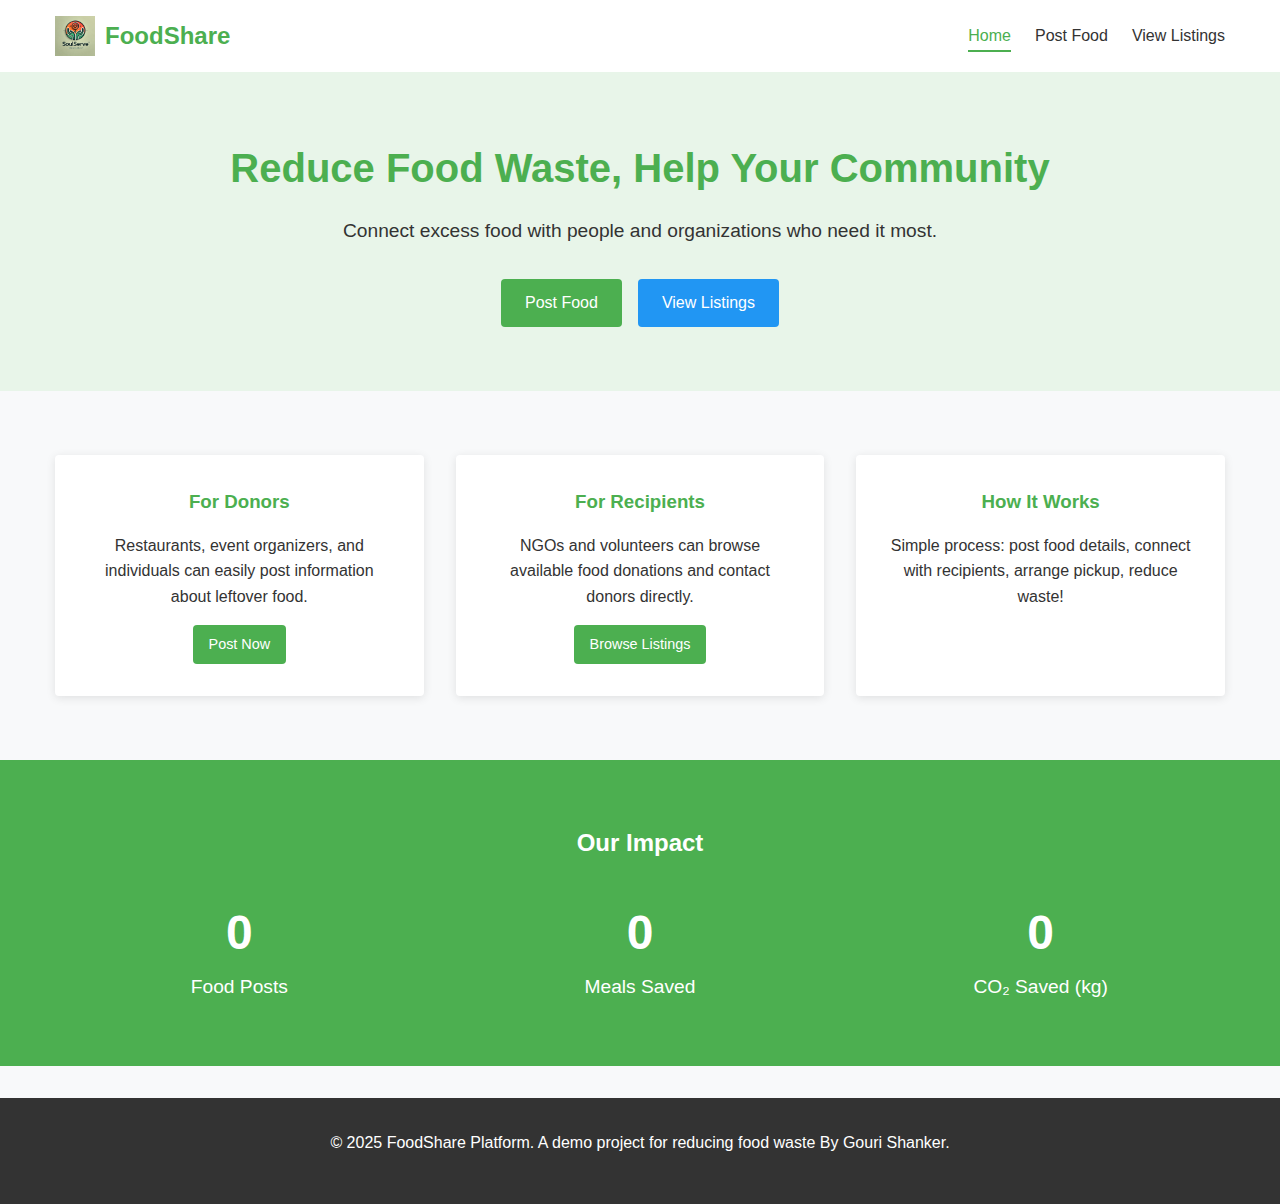
<file: index.html>
<!DOCTYPE html>
<html lang="en">
<head>
    <meta charset="UTF-8">
    <meta name="viewport" content="width=device-width, initial-scale=1.0">
    <title>FoodShare - Reduce Food Waste</title>
    <link rel="stylesheet" href="css/styles.css">
</head>
<body>
    <header>
        <div class="container">
            <div class="logo">
                <img src="assets/logo.png" alt="FoodShare Logo">
                <h1>FoodShare</h1>
            </div>
            <nav>
                <ul>
                    <li><a href="index.html" class="active">Home</a></li>
                    <li><a href="post.html">Post Food</a></li>
                    <li><a href="listings.html">View Listings</a></li>
                </ul>
            </nav>
        </div>
    </header>

    <main>
        <section class="hero">
            <div class="container">
                <h2>Reduce Food Waste, Help Your Community</h2>
                <p>Connect excess food with people and organizations who need it most.</p>
                <div class="cta-buttons">
                    <a href="post.html" class="btn btn-primary">Post Food</a>
                    <a href="listings.html" class="btn btn-secondary">View Listings</a>
                </div>
            </div>
        </section>

        <section class="features">
            <div class="container">
                <div class="feature-box">
                    <h3>For Donors</h3>
                    <p>Restaurants, event organizers, and individuals can easily post information about leftover food.</p>
                    <a href="post.html" class="btn btn-small">Post Now</a>
                </div>
                <div class="feature-box">
                    <h3>For Recipients</h3>
                    <p>NGOs and volunteers can browse available food donations and contact donors directly.</p>
                    <a href="listings.html" class="btn btn-small">Browse Listings</a>
                </div>
                <div class="feature-box">
                    <h3>How It Works</h3>
                    <p>Simple process: post food details, connect with recipients, arrange pickup, reduce waste!</p>
                </div>
            </div>
        </section>

        <section class="impact">
            <div class="container">
                <h2>Our Impact</h2>
                <div class="stats">
                    <div class="stat">
                        <span class="number">0</span>
                        <span class="label">Food Posts</span>
                    </div>
                    <div class="stat">
                        <span class="number">0</span>
                        <span class="label">Meals Saved</span>
                    </div>
                    <div class="stat">
                        <span class="number">0</span>
                        <span class="label">CO₂ Saved (kg)</span>
                    </div>
                </div>
            </div>
        </section>
    </main>

    <footer>
        <div class="container">
            <p>&copy; 2025 FoodShare Platform. A demo project for reducing food waste By Gouri Shanker.</p>
        </div>
    </footer>

    <script src="js/main.js"></script>
</body>
</html>
</file>
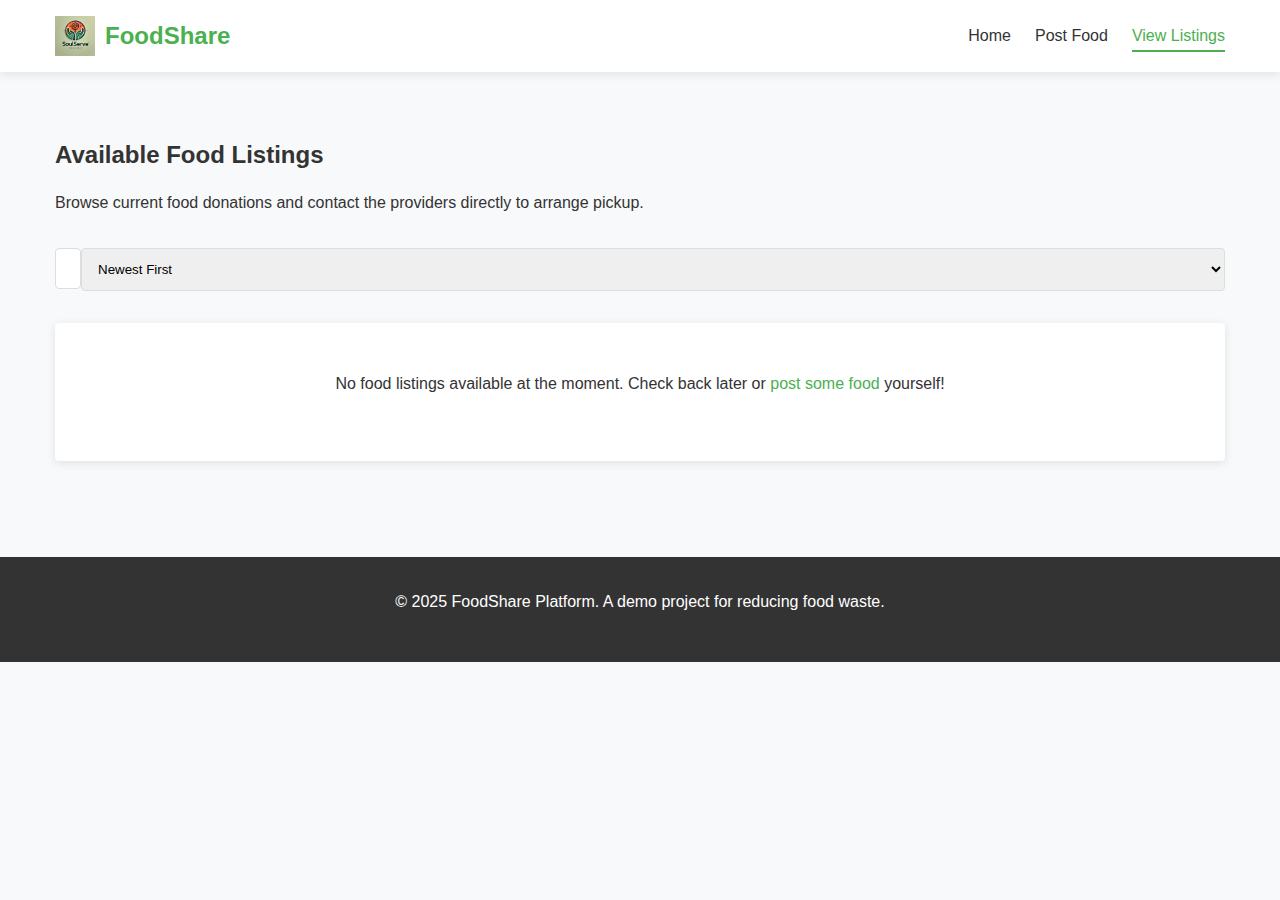
<file: listings.html>
<!DOCTYPE html>
<html lang="en">
<head>
    <meta charset="UTF-8">
    <meta name="viewport" content="width=device-width, initial-scale=1.0">
    <title>Available Food Listings - FoodShare</title>
    <link rel="stylesheet" href="css/styles.css">
</head>
<body>
    <header>
        <div class="container">
            <div class="logo">
                <img src="assets/logo.png" alt="FoodShare Logo">
                <h1>FoodShare</h1>
            </div>
            <nav>
                <ul>
                    <li><a href="index.html">Home</a></li>
                    <li><a href="post.html">Post Food</a></li>
                    <li><a href="listings.html" class="active">View Listings</a></li>
                </ul>
            </nav>
        </div>
    </header>

    <main>
        <section class="listings-section">
            <div class="container">
                <h2>Available Food Listings</h2>
                <p>Browse current food donations and contact the providers directly to arrange pickup.</p>
                
                <div class="filter-controls">
                    <div class="search-box">
                        <input type="text" id="searchInput" placeholder="Search listings...">
                    </div>
                    <select id="sortSelect">
                        <option value="newest">Newest First</option>
                        <option value="expiry">Expiring Soon</option>
                        <option value="quantity">Largest Quantity</option>
                    </select>
                </div>
                
                <div id="listingsContainer" class="listings-container">
                    <!-- Listings will be dynamically inserted here by JavaScript -->
                    <div class="no-listings-message">
                        <p>No food listings available at the moment. Check back later or <a href="post.html">post some food</a> yourself!</p>
                    </div>
                </div>
            </div>
        </section>
    </main>

    <footer>
        <div class="container">
            <p>&copy; 2025 FoodShare Platform. A demo project for reducing food waste.</p>
        </div>
    </footer>

    <script src="js/main.js"></script>
    <script src="js/listings.js"></script>
</body>
</html>
</file>
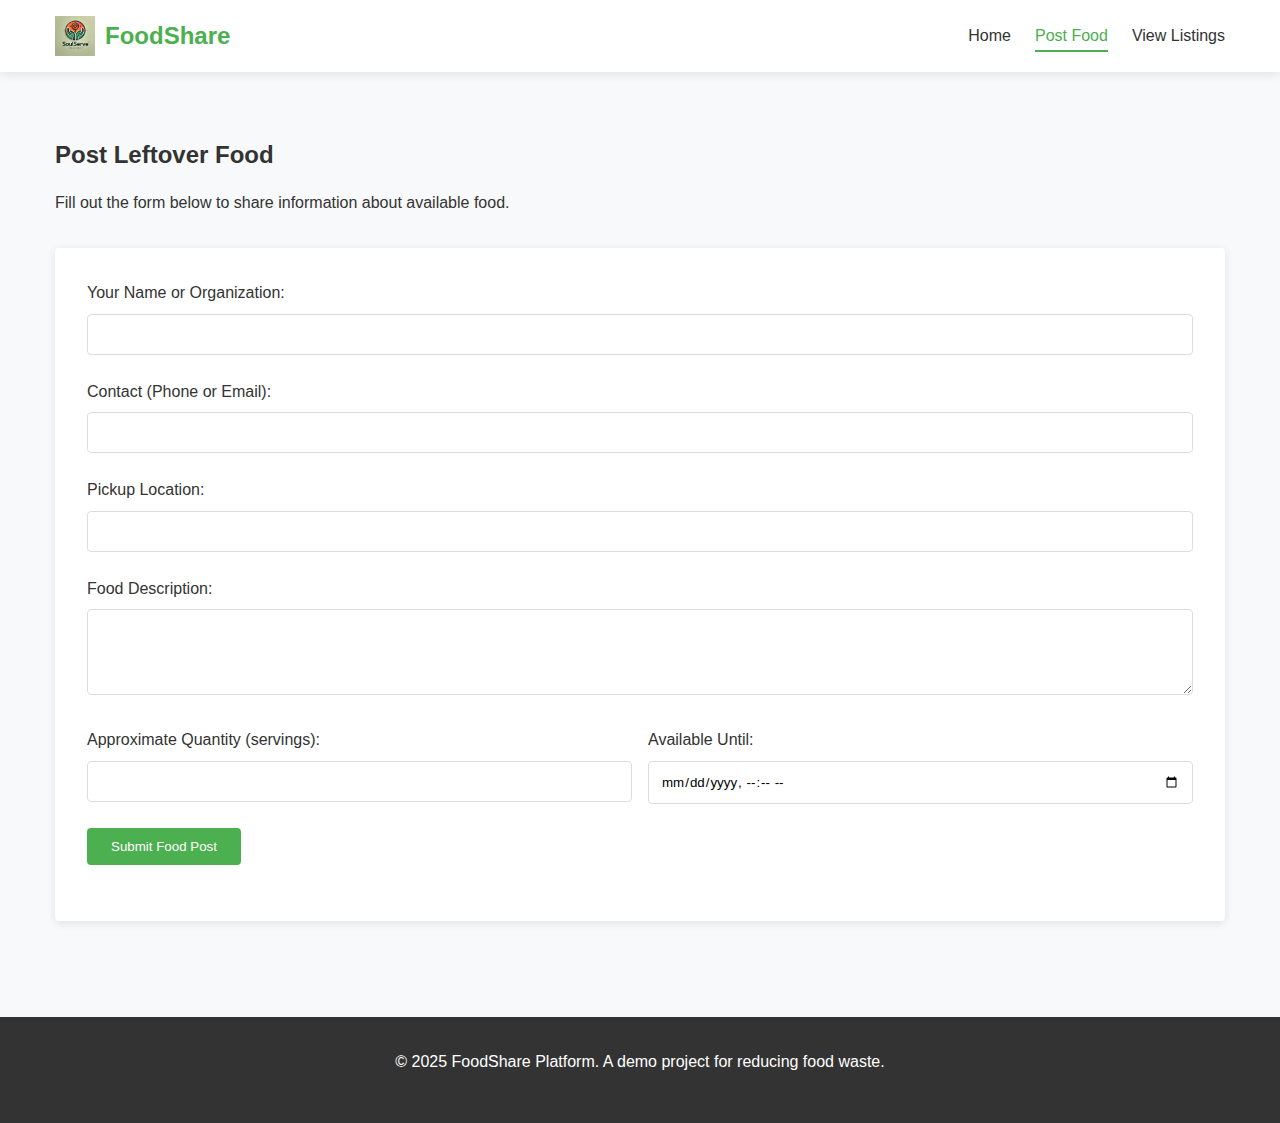
<file: post.html>
<!DOCTYPE html>
<html lang="en">
<head>
    <meta charset="UTF-8">
    <meta name="viewport" content="width=device-width, initial-scale=1.0">
    <title>Post Food - FoodShare</title>
    <link rel="stylesheet" href="css/styles.css">
</head>
<body>
    <header>
        <div class="container">
            <div class="logo">
                <img src="assets/logo.png" alt="FoodShare Logo">
                <h1>FoodShare</h1>
            </div>
            <nav>
                <ul>
                    <li><a href="index.html">Home</a></li>
                    <li><a href="post.html" class="active">Post Food</a></li>
                    <li><a href="listings.html">View Listings</a></li>
                </ul>
            </nav>
        </div>
    </header>

    <main>
        <section class="post-section">
            <div class="container">
                <h2>Post Leftover Food</h2>
                <p>Fill out the form below to share information about available food.</p>
                
                <form id="foodPostForm">
                    <div class="form-group">
                        <label for="name">Your Name or Organization:</label>
                        <input type="text" id="name" name="name" required>
                    </div>
                    
                    <div class="form-group">
                        <label for="contact">Contact (Phone or Email):</label>
                        <input type="text" id="contact" name="contact" required>
                    </div>
                    
                    <div class="form-group">
                        <label for="location">Pickup Location:</label>
                        <input type="text" id="location" name="location" required>
                    </div>
                    
                    <div class="form-group">
                        <label for="foodDescription">Food Description:</label>
                        <textarea id="foodDescription" name="foodDescription" rows="4" required></textarea>
                    </div>
                    
                    <div class="form-row">
                        <div class="form-group half">
                            <label for="quantity">Approximate Quantity (servings):</label>
                            <input type="number" id="quantity" name="quantity" min="1" required>
                        </div>
                        
                        <div class="form-group half">
                            <label for="expiryTime">Available Until:</label>
                            <input type="datetime-local" id="expiryTime" name="expiryTime" required>
                        </div>
                    </div>
                    
                    <div class="form-group">
                        <button type="submit" class="btn btn-primary">Submit Food Post</button>
                    </div>
                </form>
                
                <div id="confirmationMessage" class="confirmation hidden">
                    <h3>Thank you for your submission!</h3>
                    <p>Your food post has been added to our listings. You can <a href="listings.html">view all listings here</a>.</p>
                </div>
            </div>
        </section>
    </main>

    <footer>
        <div class="container">
            <p>&copy; 2025 FoodShare Platform. A demo project for reducing food waste.</p>
        </div>
    </footer>

    <script src="js/main.js"></script>
    <script src="js/post.js"></script>
</body>
</html>
</file>
<file: css/styles.css>
/* Global Styles */
:root {
    --primary-color: #4caf50;
    --secondary-color: #2196f3;
    --dark-color: #333;
    --light-color: #f4f4f4;
    --danger-color: #dc3545;
    --success-color: #28a745;
    --box-shadow: 0 2px 10px rgba(0, 0, 0, 0.1);
    --border-radius: 4px;
    --transition: all 0.3s ease;
}

* {
    box-sizing: border-box;
    margin: 0;
    padding: 0;
}

body {
    font-family: 'Segoe UI', Tahoma, Geneva, Verdana, sans-serif;
    line-height: 1.6;
    color: #333;
    background-color: #f8f9fa;
}

.container {
    width: 100%;
    max-width: 1200px;
    margin: 0 auto;
    padding: 0 15px;
}

/* Typography */
h1, h2, h3, h4 {
    margin-bottom: 1rem;
}

p {
    margin-bottom: 1rem;
}

a {
    color: var(--primary-color);
    text-decoration: none;
    transition: var(--transition);
}

a:hover {
    color: #388e3c;
}

/* Header & Navigation */
header {
    background-color: white;
    box-shadow: var(--box-shadow);
    padding: 1rem 0;
}

header .container {
    display: flex;
    justify-content: space-between;
    align-items: center;
}

.logo {
    display: flex;
    align-items: center;
}

.logo img {
    height: 40px;
    margin-right: 10px;
}

.logo h1 {
    font-size: 1.5rem;
    margin-bottom: 0;
    color: var(--primary-color);
}

nav ul {
    display: flex;
    list-style: none;
}

nav ul li {
    margin-left: 1.5rem;
}

nav ul li a {
    color: var(--dark-color);
    font-weight: 500;
    padding: 0.5rem 0;
    position: relative;
}

nav ul li a:hover {
    color: var(--primary-color);
}

nav ul li a.active {
    color: var(--primary-color);
}

nav ul li a.active::after {
    content: '';
    position: absolute;
    bottom: 0;
    left: 0;
    width: 100%;
    height: 2px;
    background-color: var(--primary-color);
}

/* Buttons */
.btn {
    display: inline-block;
    padding: 0.7rem 1.5rem;
    background-color: var(--primary-color);
    color: white;
    border: none;
    border-radius: var(--border-radius);
    cursor: pointer;
    text-align: center;
    font-weight: 500;
    transition: var(--transition);
}

.btn:hover {
    opacity: 0.9;
    color: white;
}

.btn-primary {
    background-color: var(--primary-color);
}

.btn-secondary {
    background-color: var(--secondary-color);
}

.btn-small {
    padding: 0.5rem 1rem;
    font-size: 0.9rem;
}

/* Hero Section */
.hero {
    background-color: #e8f5e9;
    text-align: center;
    padding: 4rem 0;
}

.hero h2 {
    font-size: 2.5rem;
    margin-bottom: 1rem;
    color: var(--primary-color);
}

.hero p {
    font-size: 1.2rem;
    max-width: 700px;
    margin: 0 auto 2rem;
}

.cta-buttons {
    display: flex;
    justify-content: center;
    gap: 1rem;
}

/* Features Section */
.features {
    padding: 4rem 0;
}

.features .container {
    display: grid;
    grid-template-columns: repeat(auto-fit, minmax(300px, 1fr));
    gap: 2rem;
}

.feature-box {
    background-color: white;
    padding: 2rem;
    border-radius: var(--border-radius);
    box-shadow: var(--box-shadow);
    text-align: center;
}

.feature-box h3 {
    color: var(--primary-color);
}

/* Impact Section */
.impact {
    background-color: var(--primary-color);
    color: white;
    padding: 4rem 0;
    text-align: center;
}

.stats {
    display: grid;
    grid-template-columns: repeat(auto-fit, minmax(200px, 1fr));
    gap: 2rem;
    margin-top: 2rem;
}

.stat .number {
    display: block;
    font-size: 3rem;
    font-weight: bold;
}

.stat .label {
    font-size: 1.2rem;
}

/* Form Styles */
.post-section {
    padding: 4rem 0;
}

form {
    background-color: white;
    padding: 2rem;
    border-radius: var(--border-radius);
    box-shadow: var(--box-shadow);
    margin-top: 2rem;
}

.form-group {
    margin-bottom: 1.5rem;
}

.form-row {
    display: flex;
    gap: 1rem;
}

.form-group.half {
    flex: 1;
}

label {
    display: block;
    margin-bottom: 0.5rem;
    font-weight: 500;
}

input, textarea, select {
    width: 100%;
    padding: 0.75rem;
    border: 1px solid #ddd;
    border-radius: var(--border-radius);
    font-family: inherit;
}

/* Listings Page */
.listings-section {
    padding: 4rem 0;
}

.filter-controls {
    display: flex;
    justify-content: space-between;
    margin: 2rem 0;
}

.search-box {
    flex: 1;
    max-width: 400px;
}

.search-box input {
    width: 100%;
    padding: 0.75rem;
    border: 1px solid #ddd;
    border-radius: var(--border-radius);
}

.listings-container {
    margin-top: 2rem;
}

.listing-card {
    background-color: white;
    border-radius: var(--border-radius);
    box-shadow: var(--box-shadow);
    padding: 1.5rem;
    margin-bottom: 1.5rem;
    display: grid;
    grid-template-columns: 1fr auto;
    gap: 1rem;
}

.listing-details h3 {
    color: var(--primary-color);
    margin-bottom: 0.5rem;
}

.listing-meta {
    display: flex;
    gap: 1rem;
    margin-bottom: 0.5rem;
    font-size: 0.9rem;
    color: #666;
}

.listing-actions {
    display: flex;
    flex-direction: column;
    justify-content: center;
    align-items: flex-end;
}

.expiry-badge {
    background-color: #ffeee6;
    color: #ff6b35;
    padding: 0.3rem 0.7rem;
    border-radius: 20px;
    font-size: 0.8rem;
    font-weight: 500;
    margin-bottom: 1rem;
}

.expiry-soon {
    background-color: #ffecb3;
    color: #ff8f00;
}

.expiry-critical {
    background-color: #ffebee;
    color: var(--danger-color);
}

.no-listings-message {
    text-align: center;
    padding: 3rem;
    background-color: white;
    border-radius: var(--border-radius);
    box-shadow: var(--box-shadow);
}

/* Confirmation Message */
.confirmation {
    background-color: #e8f5e9;
    border: 1px solid var(--success-color);
    border-radius: var(--border-radius);
    padding: 1.5rem;
    margin-top: 2rem;
    text-align: center;
}

.hidden {
    display: none;
}

/* Footer */
footer {
    background-color: #333;
    color: white;
    text-align: center;
    padding: 2rem 0;
    margin-top: 2rem;
}

/* Media Queries */
@media (max-width: 768px) {
    .cta-buttons {
        flex-direction: column;
    }
    
    .form-row {
        flex-direction: column;
    }
    
    .listing-card {
        grid-template-columns: 1fr;
    }
    
    .listing-actions {
        align-items: flex-start;
    }
    
    .filter-controls {
        flex-direction: column;
        gap: 1rem;
    }
    
    .search-box {
        max-width: 100%;
    }
}
</file>
